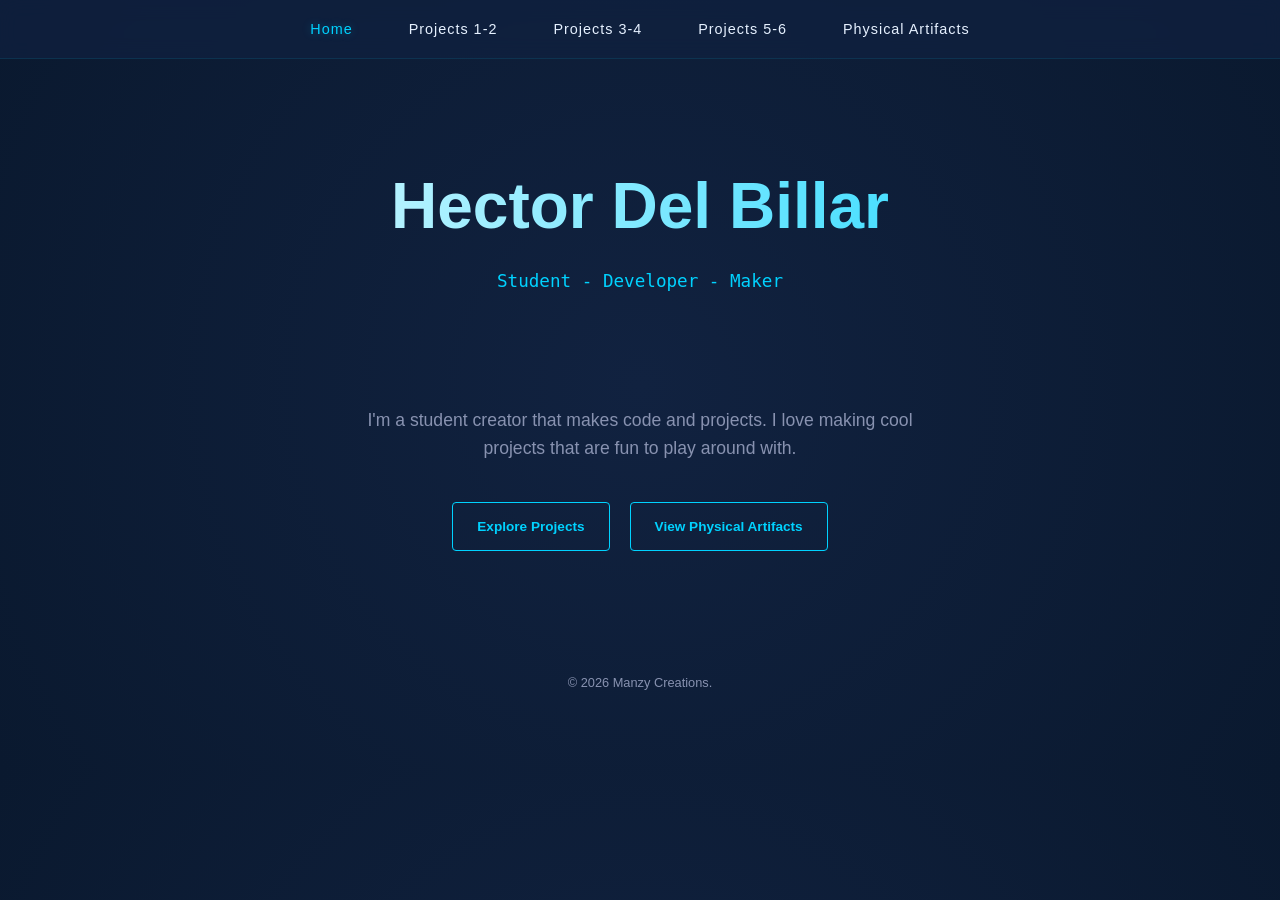
<file: index.html>
<!DOCTYPE html>
<html lang="en">
<head>
    <meta charset="UTF-8">
    <meta name="viewport" content="width=device-width, initial-scale=1.0">
    <title>Portfolio | Home</title>
    <link rel="stylesheet" href="style.css">
    <link rel="icon" type="image/png" href="favicon.png">
</head>
<body>
    <nav>
        <ul>
            <li><a href="/" class="active">Home</a></li>
            <li><a href="page1.html">Projects 1-2</a></li>
            <li><a href="page2.html">Projects 3-4</a></li>
            <li><a href="page3.html">Projects 5-6</a></li>
            <li><a href="physical.html">Physical Artifacts</a></li>
        </ul>
    </nav>

    <header>
        <h1>Hector Del Billar</h1>
        <p> Student - Developer - Maker</p>
    </header>

    <div class="container hero">
        <p>I'm a student creator that makes code and projects. I love making cool projects that are fun to play around with.</p>
        <div style="display:flex; gap:20px; justify-content:center;">
            <a href="page1.html" class="btn">Explore Projects</a>
            <a href="physical.html" class="btn">View Physical Artifacts</a>
        </div>
    </div>

    <footer>
        <p> © 2026 Manzy Creations.</p>
    </footer>
</body>
</html>
</file>
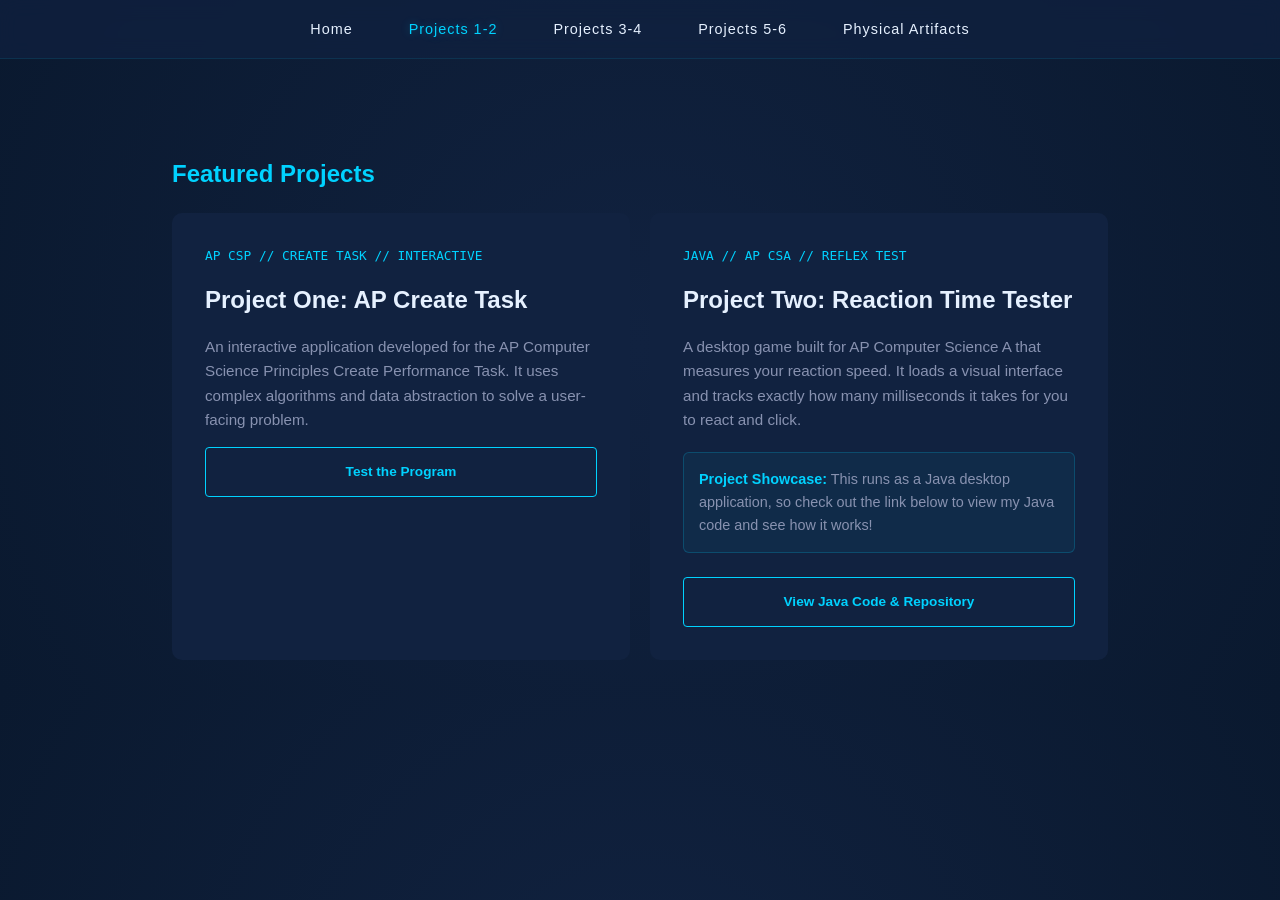
<file: page1.html>
<!DOCTYPE html>
<html lang="en">
<head>
    <meta charset="UTF-8">
    <meta name="viewport" content="width=device-width, initial-scale=1.0">
    <title>Portfolio | Projects 1-2</title>
    <link rel="stylesheet" href="style.css">
    <link rel="icon" type="image/png" href="favicon.png">
</head>
<body>
    <nav>
        <ul>
            <li><a href="/">Home</a></li>
            <li><a href="page1.html" class="active">Projects 1-2</a></li>
            <li><a href="page2.html">Projects 3-4</a></li>
            <li><a href="page3.html">Projects 5-6</a></li>
            <li><a href="physical.html">Physical Artifacts</a></li>
        </ul>
    </nav>

    <div class="container">
        <h2 style="margin-top:4rem; color:var(--accent);">Featured Projects</h2>
        <div class="project-grid">
            <div class="card">
                <div class="tags">AP CSP // CREATE TASK // INTERACTIVE</div>
                <h3>Project One: AP Create Task</h3>
                <p>An interactive application developed for the AP Computer Science Principles Create Performance Task. It uses complex algorithms and data abstraction to solve a user-facing problem.</p>
       

                <a href="https://www.online-ide.com/igQmTVEJpP" target="_blank" class="btn" style="display: block; text-align: center;">Test the Program </a>
            </div>
            <div class="card">
                <div class="tags">JAVA // AP CSA // REFLEX TEST</div>
                <h3>Project Two: Reaction Time Tester</h3>
                <p>A desktop game built for AP Computer Science A that measures your reaction speed. It loads a visual interface and tracks exactly how many milliseconds it takes for you to react and click.</p>
                
                <div style="margin-top: 20px; padding: 15px; background: rgba(0, 210, 255, 0.05); border: 1px solid rgba(0, 210, 255, 0.2); border-radius: 6px; font-size: 0.9rem; color: var(--text-dim);">
                    <strong style="color: var(--accent);">Project Showcase:</strong> 
                    This runs as a Java desktop application, so check out the link below to view my Java code and see how it works!
                </div>

                <a href="https://github.com/ImAburger/apcs" target="_blank" class="btn" style="display: block; text-align: center; margin-top: 1.5rem;">View Java Code & Repository </a>
            </div>        
        </div>
    </div>
</body>
</html>
</file>
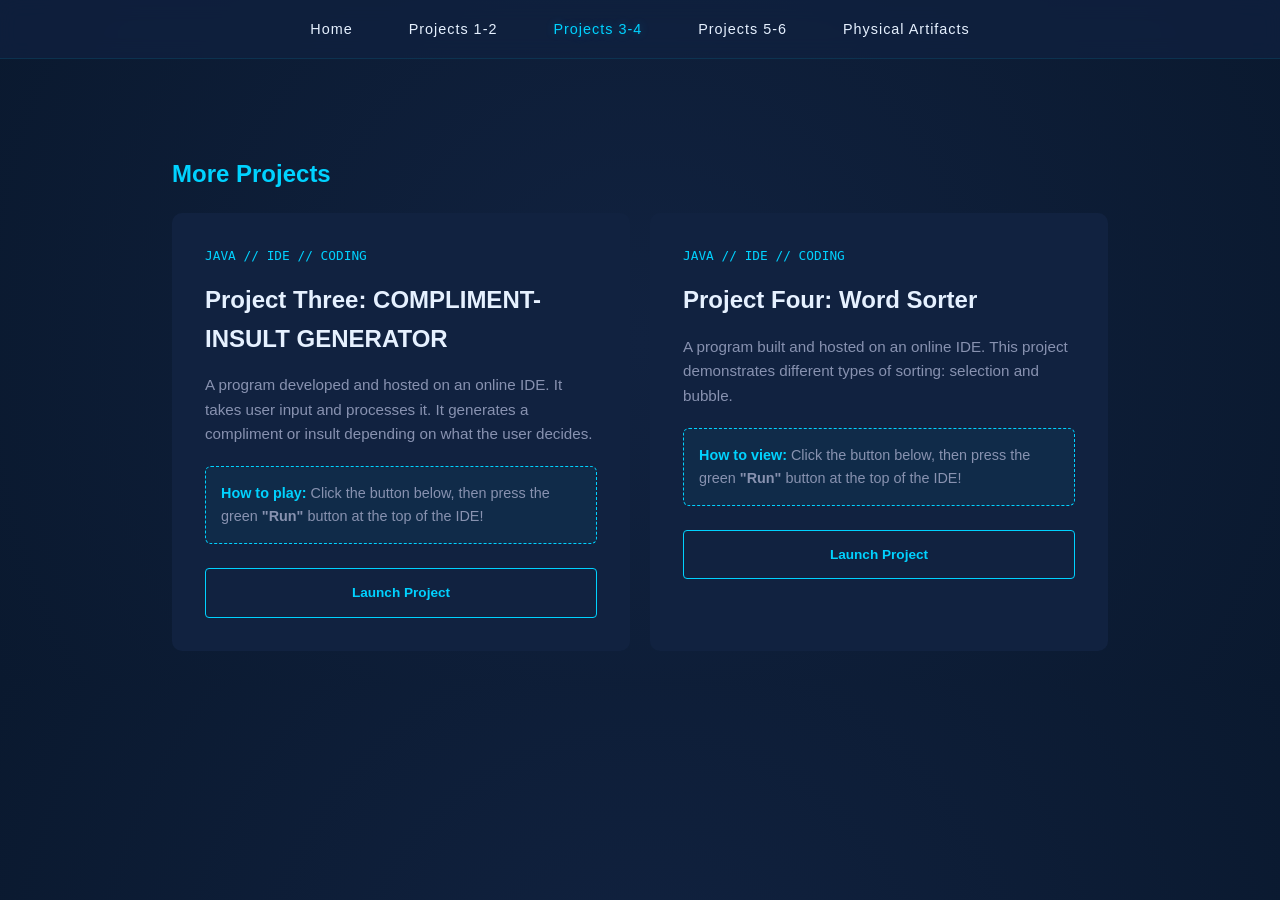
<file: page2.html>
<!DOCTYPE html>
<html lang="en">
<head>
    <meta charset="UTF-8">
    <meta name="viewport" content="width=device-width, initial-scale=1.0">
    <title>Portfolio | Projects 3-4</title>
    <link rel="stylesheet" href="style.css">
    <link rel="icon" type="image/png" href="favicon.png">
</head>
<body>
    <nav>
        <ul>
            <li><a href="/">Home</a></li>
            <li><a href="page1.html">Projects 1-2</a></li>
            <li><a href="page2.html" class="active">Projects 3-4</a></li>
            <li><a href="page3.html">Projects 5-6</a></li>
            <li><a href="physical.html">Physical Artifacts</a></li>
        </ul>
    </nav>

    <div class="container">
        <h2 style="margin-top:4rem; color:var(--accent);">More Projects</h2>
        <div class="project-grid">
            <div class="card">
                <div class="tags">JAVA // IDE // CODING</div>
                <h3>Project Three: COMPLIMENT-INSULT GENERATOR</h3>
                <p>A program developed and hosted on an online IDE. It takes user input and processes it. It generates a compliment or insult depending on what the user decides.</p>
                <div style="margin-top: 20px; padding: 15px; background: rgba(0, 210, 255, 0.05); border: 1px dashed var(--accent); border-radius: 6px; font-size: 0.9rem; color: var(--text-dim);">
                    <strong style="color: var(--accent);">How to play:</strong> Click the button below, then press the green <strong>"Run"</strong> button at the top of the IDE!
                </div>
                <a href="https://www.online-ide.com/sou6pcgSn7" target="_blank" class="btn" style="display: block; text-align: center; margin-top: 1.5rem;">Launch Project </a>
            </div>
            <div class="card">
                <div class="tags">JAVA //  IDE // CODING</div>
                <h3>Project Four: Word Sorter </h3>
                <p>A  program built and hosted on an online IDE. This project demonstrates different types of sorting: selection and bubble.</p>
                <div style="margin-top: 20px; padding: 15px; background: rgba(0, 210, 255, 0.05); border: 1px dashed var(--accent); border-radius: 6px; font-size: 0.9rem; color: var(--text-dim);">
                    <strong style="color: var(--accent);">How to view:</strong> Click the button below, then press the green <strong>"Run"</strong> button at the top of the IDE!
                </div>
                <a href="https://www.online-ide.com/QA4XEdson7" target="_blank" class="btn" style="display: block; text-align: center; margin-top: 1.5rem;">Launch Project </a>
            </div>
        </div>
    </div>
</body>
</html>
</file>
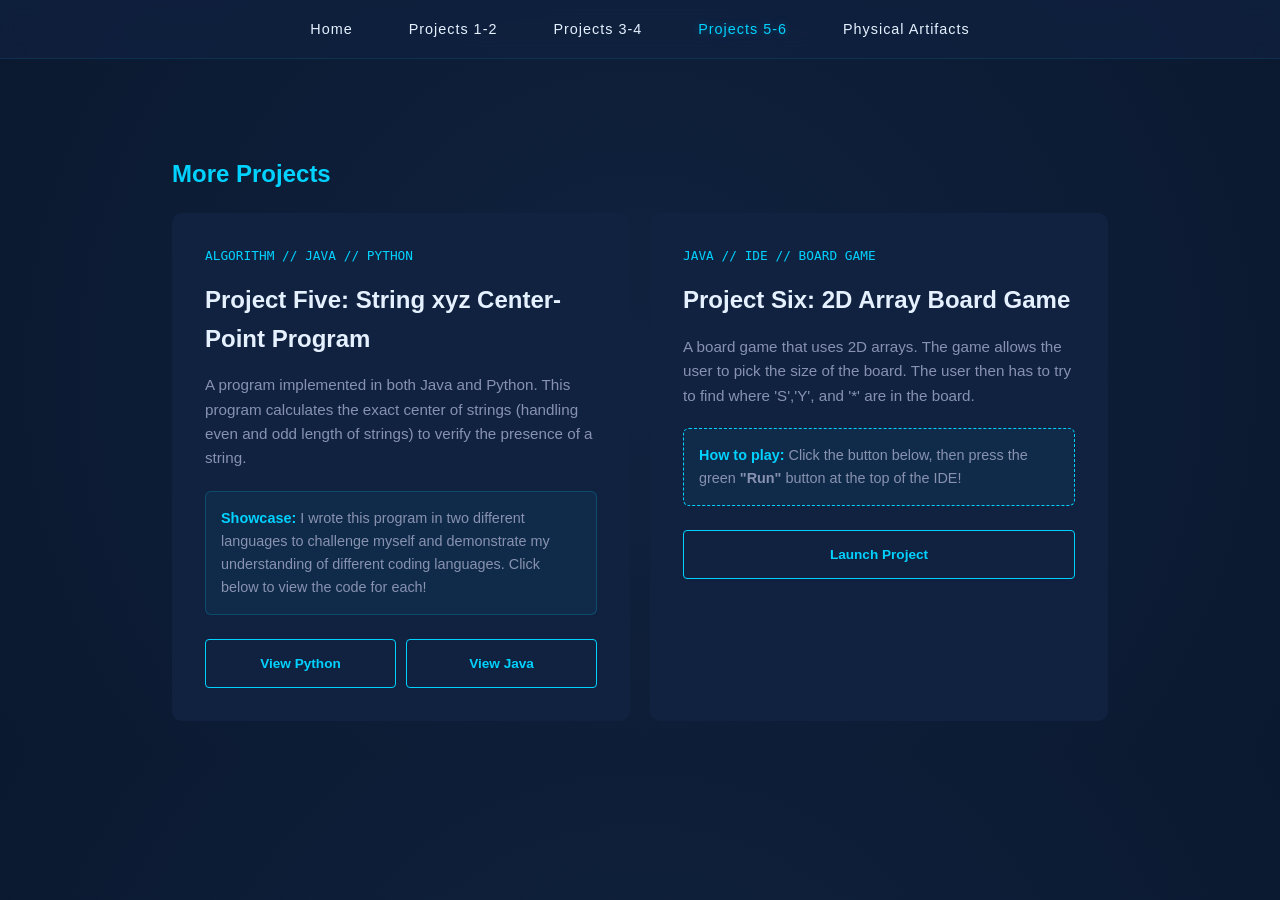
<file: page3.html>
<!DOCTYPE html>
<html lang="en">
<head>
    <meta charset="UTF-8">
    <meta name="viewport" content="width=device-width, initial-scale=1.0">
    <title>Portfolio | Projects 5-6</title>
    <link rel="stylesheet" href="style.css">
    <link rel="icon" type="image/png" href="favicon.png">
</head>
<body>
    <nav>
        <ul>
            <li><a href="/">Home</a></li>
            <li><a href="page1.html">Projects 1-2</a></li>
            <li><a href="page2.html">Projects 3-4</a></li>
            <li><a href="page3.html" class="active">Projects 5-6</a></li>
            <li><a href="physical.html">Physical Artifacts</a></li>
        </ul>
    </nav>

    <div class="container">
        <h2 style="margin-top:4rem; color:var(--accent);">More Projects</h2>
        <div class="project-grid">
<div class="card">
                <div class="tags">ALGORITHM // JAVA // PYTHON</div>
                <h3>Project Five: String xyz Center-Point Program</h3>
                <p>A program implemented in both Java and Python. This program calculates the exact center of strings (handling even and odd length of strings) to verify the presence of a string.</p>
                <div style="margin-top: 20px; padding: 15px; background: rgba(0, 210, 255, 0.05); border: 1px solid rgba(0, 210, 255, 0.2); border-radius: 6px; font-size: 0.9rem; color: var(--text-dim);">
                    <strong style="color: var(--accent);"> Showcase:</strong> I wrote this program in two different languages to challenge myself and demonstrate my understanding of different coding languages. Click below to view the code for each!
                </div>
                <div style="display: flex; gap: 10px; margin-top: 1.5rem;">
                    <a href="xyzMiddle.py" target="_blank" class="btn" style="flex: 1; text-align: center;">View Python </a>
                    <a href="xyzMiddle.java" target="_blank" class="btn" style="flex: 1; text-align: center;">View Java </a>
                </div>
            </div>
<div class="card">
                <div class="tags">JAVA //  IDE // BOARD GAME</div>
                <h3>Project Six: 2D Array Board Game</h3>
                <p>A board game that uses 2D arrays. The game allows the user to pick the size of the board. The user then has to try to find where 'S','Y', and '*' are in the board.</p>
                <div style="margin-top: 20px; padding: 15px; background: rgba(0, 210, 255, 0.05); border: 1px dashed var(--accent); border-radius: 6px; font-size: 0.9rem; color: var(--text-dim);">
                    <strong style="color: var(--accent);">How to play:</strong> Click the button below, then press the green <strong>"Run"</strong> button at the top of the IDE!
                </div>
                <a href="https://www.online-ide.com/Lvu036Yew2" target="_blank" class="btn" style="display: block; text-align: center; margin-top: 1.5rem;">Launch Project </a>
            </div>
        </div>
    </div>
</body>
</html>
</file>
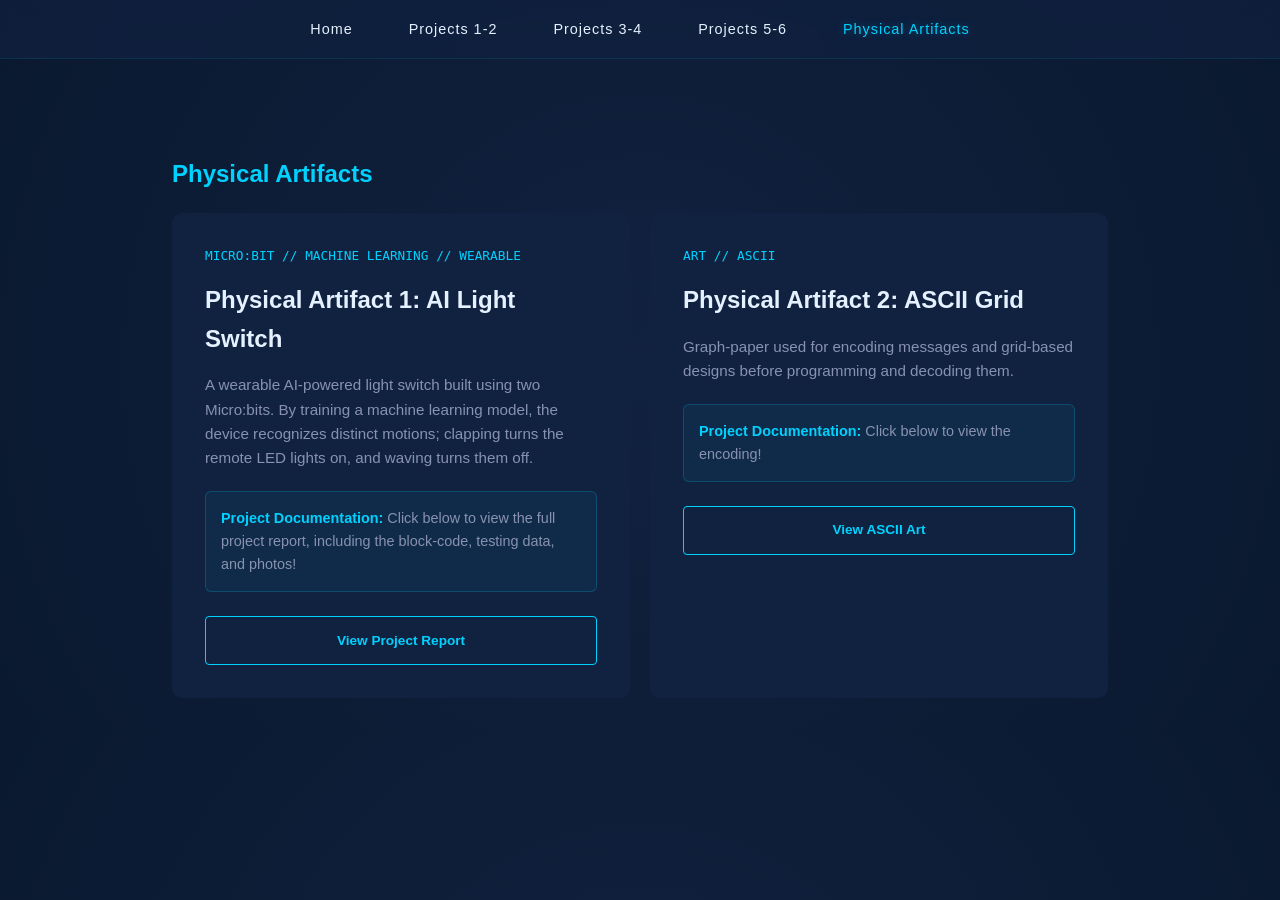
<file: physical.html>
<!DOCTYPE html>
<html lang="en">
<head>
    <meta charset="UTF-8">
    <meta name="viewport" content="width=device-width, initial-scale=1.0">
    <title>Portfolio | Physical Artifacts</title>
    <link rel="stylesheet" href="style.css">
    <link rel="icon" type="image/png" href="favicon.png">
</head>
<body>
    <nav>
        <ul>
            <li><a href="/">Home</a></li>
            <li><a href="page1.html">Projects 1-2</a></li>
            <li><a href="page2.html">Projects 3-4</a></li>
            <li><a href="page3.html">Projects 5-6</a></li>
            <li><a href="physical.html" class="active">Physical Artifacts</a></li>
        </ul>
    </nav>

    <div class="container">
        <h2 style="margin-top:4rem; color:var(--accent);">Physical Artifacts</h2>
        <div class="project-grid">
<div class="card">
                <div class="tags">MICRO:BIT // MACHINE LEARNING // WEARABLE</div>
                <h3>Physical Artifact 1: AI Light Switch</h3>
                <p>A wearable AI-powered light switch built using two Micro:bits. By training a machine learning model, the device recognizes distinct motions; clapping turns the remote LED lights on, and waving turns them off.</p>
                
                <div style="margin-top: 20px; padding: 15px; background: rgba(0, 210, 255, 0.05); border: 1px solid rgba(0, 210, 255, 0.2); border-radius: 6px; font-size: 0.9rem; color: var(--text-dim);">
                    <strong style="color: var(--accent);">Project Documentation:</strong> Click below to view the full project report, including the block-code, testing data, and photos!
                </div>
                <a href="AI_Light_Switch_Report.pdf" target="_blank" class="btn" style="display: block; text-align: center; margin-top: 1.5rem;">View Project Report </a>
            </div>
           <div class="card">
                <div class="tags"> ART // ASCII</div>
                <h3>Physical Artifact 2: ASCII Grid</h3>
                <p>Graph-paper used for encoding messages and grid-based designs before programming and decoding them.</p>
                <div style="margin-top: 20px; padding: 15px; background: rgba(0, 210, 255, 0.05); border: 1px solid rgba(0, 210, 255, 0.2); border-radius: 6px; font-size: 0.9rem; color: var(--text-dim);">
                    <strong style="color: var(--accent);">Project Documentation:</strong> Click below to view the encoding!
                </div>
                <a href="grid_sketch.png" target="_blank" class="btn" style="display: block; text-align: center; margin-top: 1.5rem;">View ASCII Art </a>
            </div>
        </div>
    </div>
</body>
</html>
</file>
<file: style.css>
/* --- Electric Blue Student Theme --- */
:root {
    --bg-dark: #0a192f;        /* Deep Navy */
    --bg-card: #112240;        /* Royal Navy */
    --accent: #00d2ff;         /* Electric Blue */
    --accent-glow: rgba(0, 210, 255, 0.3);
    --text-bright: #e6f1ff;    /* Crisp White/Blue */
    --text-dim: #8892b0;       /* Muted Slate */
    --glass: rgba(17, 34, 64, 0.7);
}

* {
    box-sizing: border-box;
    transition: all 0.25s cubic-bezier(0.645, 0.045, 0.355, 1);
}

body {
    font-family: 'Inter', -apple-system, sans-serif;
    background-color: var(--bg-dark);
    color: var(--text-bright);
    margin: 0;
    line-height: 1.6;
    background-image: radial-gradient(circle at 50% 50%, #112240 0%, #0a192f 100%);
}

/* --- Smooth Navigation --- */
nav {
    background: var(--glass);
    backdrop-filter: blur(10px);
    padding: 1rem 0;
    border-bottom: 1px solid rgba(0, 210, 255, 0.1);
    position: sticky;
    top: 0;
    z-index: 100;
}

nav ul {
    list-style: none;
    margin: 0;
    padding: 0;
    display: flex;
    justify-content: center;
    gap: 1.5rem;
    flex-wrap: wrap;
}

nav a {
    color: var(--text-bright);
    text-decoration: none;
    font-size: 0.9rem;
    font-weight: 500;
    letter-spacing: 1px;
    padding: 0.5rem 1rem;
    border-radius: 4px;
}

nav a:hover, nav a.active {
    color: var(--accent);
    text-shadow: 0 0 10px var(--accent-glow);
}

/* --- Bold Header --- */
header {
    text-align: center;
    padding: 6rem 2rem 3rem;
}

header h1 {
    font-size: clamp(2.5rem, 8vw, 4rem);
    margin: 0;
    background: linear-gradient(to right, #fff, var(--accent));
    -webkit-background-clip: text;
    -webkit-text-fill-color: transparent;
}

header p {
    color: var(--accent);
    font-family: monospace;
    font-size: 1.1rem;
    margin-top: 10px;
}

.container {
    max-width: 1000px;
    margin: 0 auto;
    padding: 2rem;
}

/* --- Cool Cards --- */
.project-grid {
    display: grid;
    grid-template-columns: repeat(auto-fit, minmax(320px, 1fr));
    gap: 20px;
}

.card {
    background: var(--bg-card);
    border-radius: 10px;
    padding: 2rem;
    border: 1px solid transparent;
    position: relative;
    overflow: hidden;
}

.card:hover {
    transform: translateY(-10px);
    border-color: var(--accent);
    box-shadow: 0 10px 30px -15px rgba(0, 210, 255, 0.3);
}

.card h3 {
    margin: 0 0 10px;
    color: var(--text-bright);
    font-size: 1.5rem;
}

.tags {
    font-family: monospace;
    color: var(--accent);
    font-size: 0.8rem;
    margin-bottom: 15px;
}

.card p {
    color: var(--text-dim);
    font-size: 0.95rem;
}

/* --- Buttons --- */
.btn {
    display: inline-block;
    padding: 0.8rem 1.5rem;
    border: 1px solid var(--accent);
    color: var(--accent);
    text-decoration: none;
    border-radius: 4px;
    font-size: 0.85rem;
    font-weight: bold;
    margin-top: auto;
    background: transparent;
}

.btn:hover {
    background: var(--accent-glow);
    color: white;
}

/* --- Hero (Home Page Only) --- */
.hero {
    text-align: center;
    padding: 5vh 0;
}

.hero h2 {
    font-size: 2rem;
    margin-bottom: 20px;
}

.hero p {
    max-width: 600px;
    margin: 0 auto 40px;
    color: var(--text-dim);
    font-size: 1.1rem;
}

footer {
    text-align: center;
    padding: 4rem;
    color: var(--text-dim);
    font-size: 0.8rem;
}
</file>
